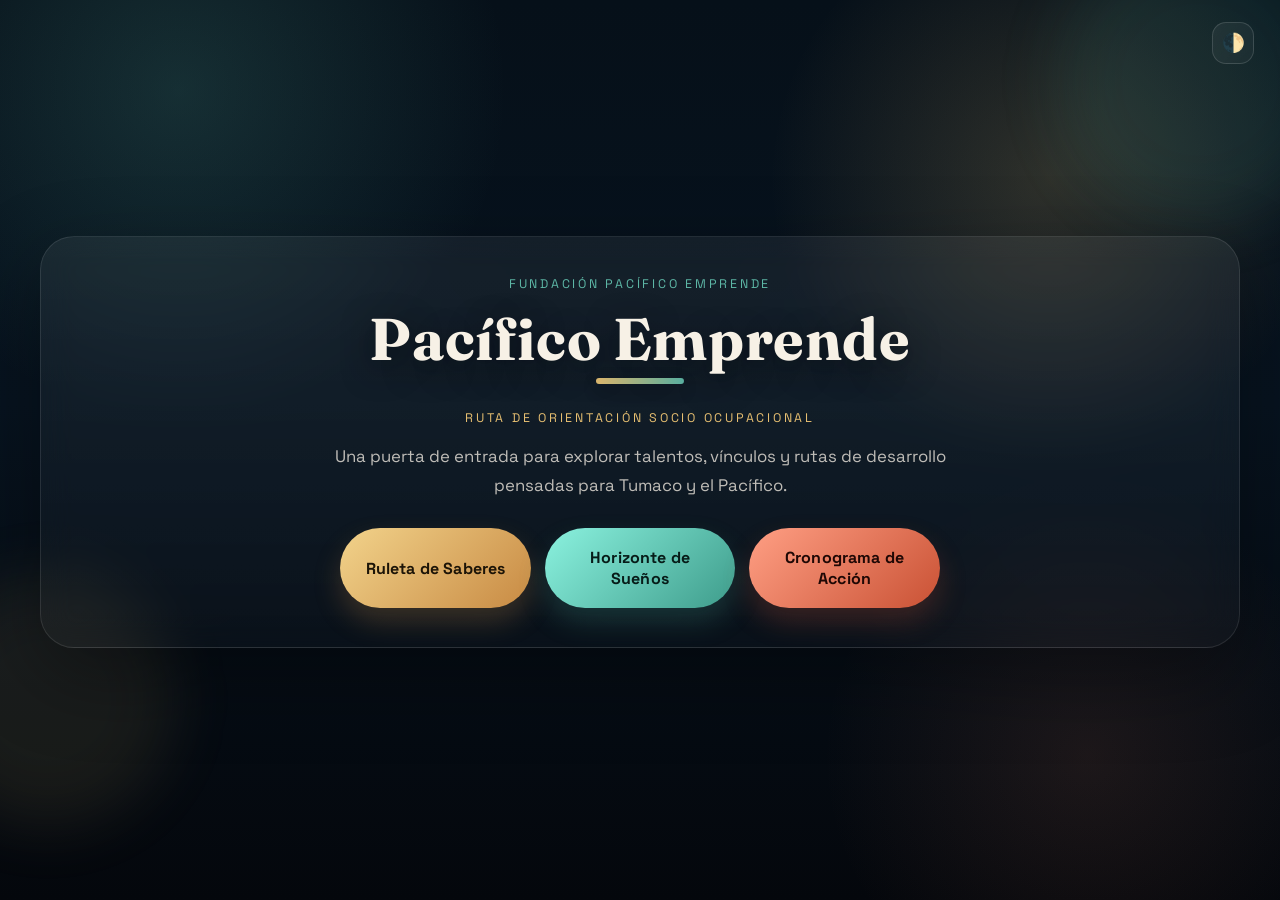
<file: index.html>
<!doctype html>
<html lang="es">

<head>
  <script>
    if (localStorage.getItem('pacifico_theme') === 'light') {
      document.documentElement.classList.add('light-theme');
    }
  </script>
  <meta charset="UTF-8" />
  <meta name="viewport" content="width=device-width, initial-scale=1.0" />
  <title>Ruleta de Saberes y Oportunidades</title>
  <meta name="description"
    content="Landing de acceso a la ruleta de Saberes y Oportunidades de Fundación Pacífico Emprende." />
  <link rel="preconnect" href="https://fonts.googleapis.com" />
  <link rel="preconnect" href="https://fonts.gstatic.com" crossorigin />
  <link
    href="https://fonts.googleapis.com/css2?family=Fraunces:opsz,wght@9..144,600;9..144,700&family=Space+Grotesk:wght@400;500;700&display=swap"
    rel="stylesheet" />
  <link rel="stylesheet" href="global.css" />
  <link rel="stylesheet" href="styles.css" />
</head>

<body>
  <div class="ambient ambient-one"></div>
  <div class="ambient ambient-two"></div>
  
  <!-- Botón Global de Cambio de Tema -->
  <button type="button" id="themeToggleButton" class="theme-toggle-btn top-right" aria-label="Cambiar tema (Claro / Oscuro)">
    <span class="toggle-icon" aria-hidden="true">🌓</span>
  </button>

  <main class="global-shell landing-shell">
    <section class="brand-panel surface">
      <p class="eyebrow">Fundación Pacífico Emprende</p>
      <h1>Pacífico Emprende</h1>
      <p class="route-label">Ruta de orientación socio ocupacional</p>
      <p class="lead">
        Una puerta de entrada para explorar talentos, vínculos y rutas de
        desarrollo pensadas para Tumaco y el Pacífico.
      </p>

      <div class="hero-actions" aria-label="Módulos disponibles">
        <a class="launch-button btn-ruleta" href="Ruleta/index.html">Ruleta de Saberes</a>
        <a class="launch-button btn-horizonte" href="Horizonte/index.html">Horizonte de Sueños</a>
        <a class="launch-button btn-cronograma" href="Cronograma/index.html">Cronograma de Acción</a>
      </div>
    </section>
  </main>

  <script>
    // Inicializar tema desde LocalStorage (sincronizar con documentElement por si acaso)
    const savedTheme = localStorage.getItem('pacifico_theme');
    if (savedTheme === 'light') {
      document.documentElement.classList.add('light-theme');
    }
    
    // Manejar evento de toggle
    const toggleBtn = document.getElementById('themeToggleButton');
    if (toggleBtn) {
      toggleBtn.addEventListener('click', () => {
        document.documentElement.classList.toggle('light-theme');
        const isLight = document.documentElement.classList.contains('light-theme');
        localStorage.setItem('pacifico_theme', isLight ? 'light' : 'dark');
      });
    }
  </script>
</body>

</html>
</file>
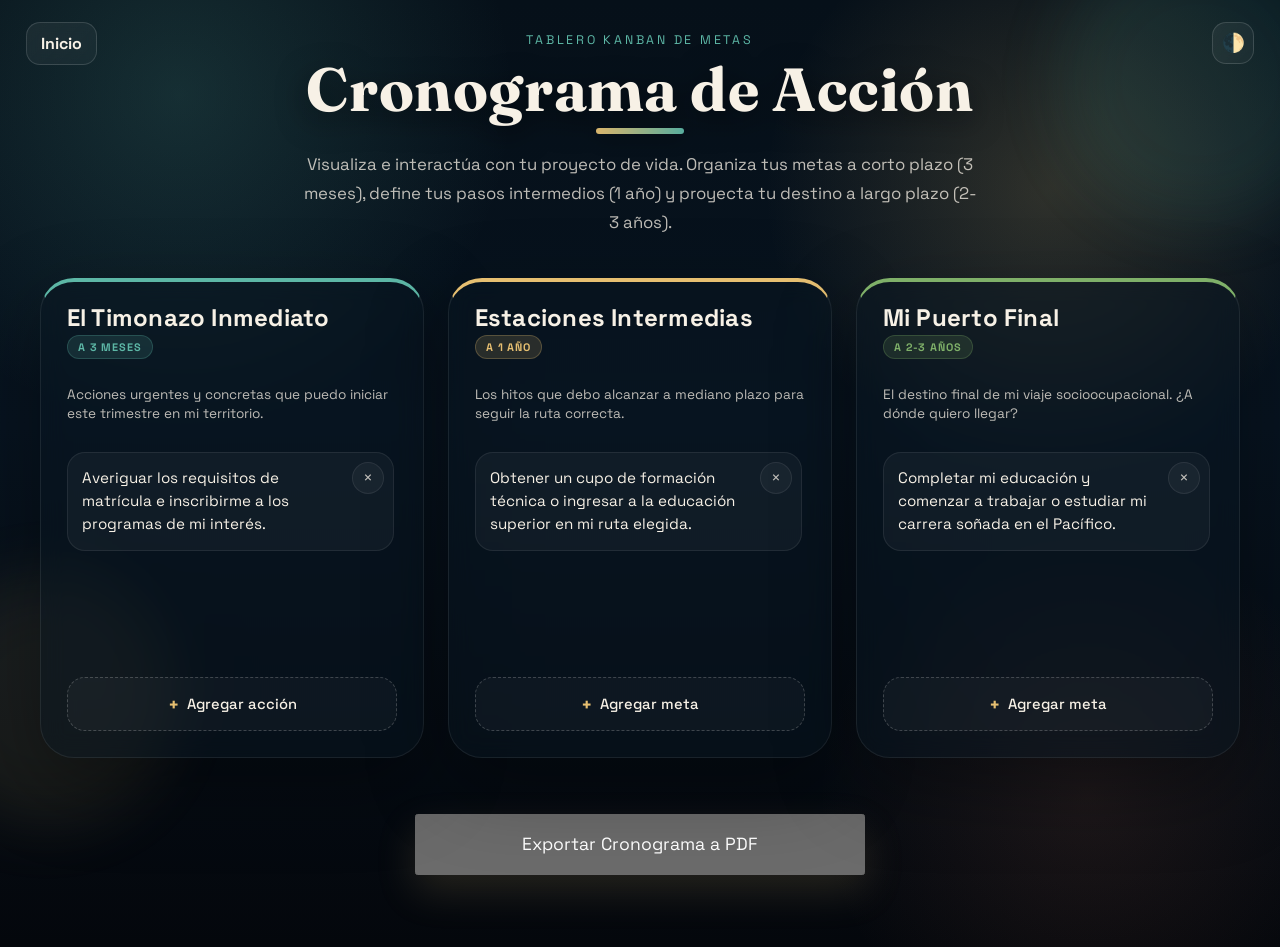
<file: Cronograma/index.html>
<!DOCTYPE html>
<html lang="es">
<head>
  <script>
    if (localStorage.getItem('pacifico_theme') === 'light') {
      document.documentElement.classList.add('light-theme');
    }
  </script>
  <meta charset="UTF-8" />
  <meta name="viewport" content="width=device-width, initial-scale=1.0" />
  <meta name="description" content="Tablero Kanban de Metas y Cronograma de Acción - Fundación Pacífico Emprende." />
  <title>Cronograma de Acción - Pacífico Emprende</title>
  <link rel="preconnect" href="https://fonts.googleapis.com" />
  <link rel="preconnect" href="https://fonts.gstatic.com" crossorigin />
  <link href="https://fonts.googleapis.com/css2?family=Fraunces:opsz,wght@9..144,600;9..144,700&family=Space+Grotesk:wght@400;500;700&display=swap" rel="stylesheet" />
  <link rel="stylesheet" href="../global.css" />
  <link rel="stylesheet" href="styles.css" />
</head>
<body>
  <div class="ambient ambient-one" aria-hidden="true"></div>
  <div class="ambient ambient-two" aria-hidden="true"></div>

  <!-- Botón Global de Cambio de Tema -->
  <button type="button" id="themeToggleButton" class="theme-toggle-btn top-right" aria-label="Cambiar tema (Claro / Oscuro)">
    <span class="toggle-icon" aria-hidden="true">🌓</span>
  </button>

  <main class="app-shell">
    <!-- Encabezado exclusivo para impresión en PDF -->
    <div class="print-header print-only" aria-hidden="true">
      <div class="print-brand-section">
        <span class="print-brand-eyebrow">Fundación Pacífico Emprende</span>
        <h1 class="print-brand-title">Cronograma de Acción</h1>
        <p class="print-brand-subtitle">Ruta de Orientación Socioocupacional</p>
      </div>
      <div class="print-student-meta">
        <div class="print-meta-field">
          <span class="print-meta-label">Estudiante:</span>
          <span class="print-meta-line">____________________________________________________</span>
        </div>
        <div class="print-meta-field">
          <span class="print-meta-label">Fecha:</span>
          <span class="print-meta-line">________________________</span>
        </div>
      </div>
    </div>

    <a class="back-button top-left" href="../index.html" aria-label="Volver al menú de inicio">Inicio</a>

    <section class="hero">
      <div class="hero-copy">
        <p class="eyebrow">Tablero Kanban de Metas</p>
        <h1>Cronograma de Acción</h1>
        <p class="lead">
          Visualiza e interactúa con tu proyecto de vida. Organiza tus metas a corto plazo (3 meses), define tus pasos intermedios (1 año) y proyecta tu destino a largo plazo (2-3 años).
        </p>
      </div>
    </section>

    <!-- Tablero Kanban de Metas -->
    <div class="kanban-board" role="region" aria-label="Tablero Kanban de Planificación">
      
      <!-- Columna 1: El Timonazo Inmediato (Corto Plazo - 3 Meses) -->
      <section class="kanban-column" data-col="timonazo_inmediato" aria-labelledby="col-title-1">
        <div class="column-header">
          <h2 id="col-title-1">El Timonazo Inmediato</h2>
          <span class="time-badge badge-short">A 3 MESES</span>
        </div>
        <div class="column-desc">Acciones urgentes y concretas que puedo iniciar este trimestre en mi territorio.</div>
        
        <div class="column-tasks" id="tasks-timonazo-inmediato" role="list" aria-label="Acciones de El Timonazo Inmediato (A 3 meses)">
          <!-- Las tarjetas dinámicas se inyectarán aquí -->
        </div>
        
        <button type="button" class="add-task-btn" data-column="timonazo_inmediato" aria-label="Agregar nueva acción a corto plazo">
          <span class="btn-icon" aria-hidden="true">+</span> Agregar acción
        </button>
      </section>

      <!-- Columna 2: Estaciones Intermedias (Mediano Plazo - 1 Año) -->
      <section class="kanban-column" data-col="estaciones_intermedias" aria-labelledby="col-title-2">
        <div class="column-header">
          <h2 id="col-title-2">Estaciones Intermedias</h2>
          <span class="time-badge badge-medium">A 1 AÑO</span>
        </div>
        <div class="column-desc">Los hitos que debo alcanzar a mediano plazo para seguir la ruta correcta.</div>
        
        <div class="column-tasks" id="tasks-estaciones-intermedias" role="list" aria-label="Metas de Estaciones Intermedias (A 1 año)">
          <!-- Las tarjetas dinámicas se inyectarán aquí -->
        </div>
        
        <button type="button" class="add-task-btn" data-column="estaciones_intermedias" aria-label="Agregar nueva meta a mediano plazo">
          <span class="btn-icon" aria-hidden="true">+</span> Agregar meta
        </button>
      </section>

      <!-- Columna 3: Mi Puerto Final (Largo Plazo - 2-3 Años) -->
      <section class="kanban-column" data-col="puerto_final" aria-labelledby="col-title-3">
        <div class="column-header">
          <h2 id="col-title-3">Mi Puerto Final</h2>
          <span class="time-badge badge-long">A 2-3 AÑOS</span>
        </div>
        <div class="column-desc">El destino final de mi viaje socioocupacional. ¿A dónde quiero llegar?</div>
        
        <div class="column-tasks" id="tasks-puerto-final" role="list" aria-label="Metas de Mi Puerto Final (A 2-3 años)">
          <!-- Las tarjetas dinámicas se inyectarán aquí -->
        </div>
        
        <button type="button" class="add-task-btn" data-column="puerto_final" aria-label="Agregar nueva meta a largo plazo">
          <span class="btn-icon" aria-hidden="true">+</span> Agregar meta
        </button>
      </section>

    </div>

    <!-- Pie de página exclusivo para impresión en PDF -->
    <footer class="print-footer print-only" aria-hidden="true">
      <div class="print-decorative-line"></div>
      <p class="print-motto">"Mi timón, mi rumbo, mi futuro."</p>
      <div class="print-signature-row">
        <div class="print-signature-box">
          <div class="print-signature-line"></div>
          <span class="print-signature-label">Firma del Estudiante</span>
        </div>
        <div class="print-signature-box">
          <div class="print-signature-line"></div>
          <span class="print-signature-label">Firma del Tutor / Orientador</span>
        </div>
      </div>
    </footer>

    <!-- Acciones Globales -->
    <div class="form-actions">
      <button type="button" id="exportKanbanButton" class="spin-button" aria-label="Exportar este cronograma a formato PDF">
        Exportar Cronograma a PDF
      </button>
    </div>
  </main>

  <script src="app.js"></script>
</body>
</html>
</file>
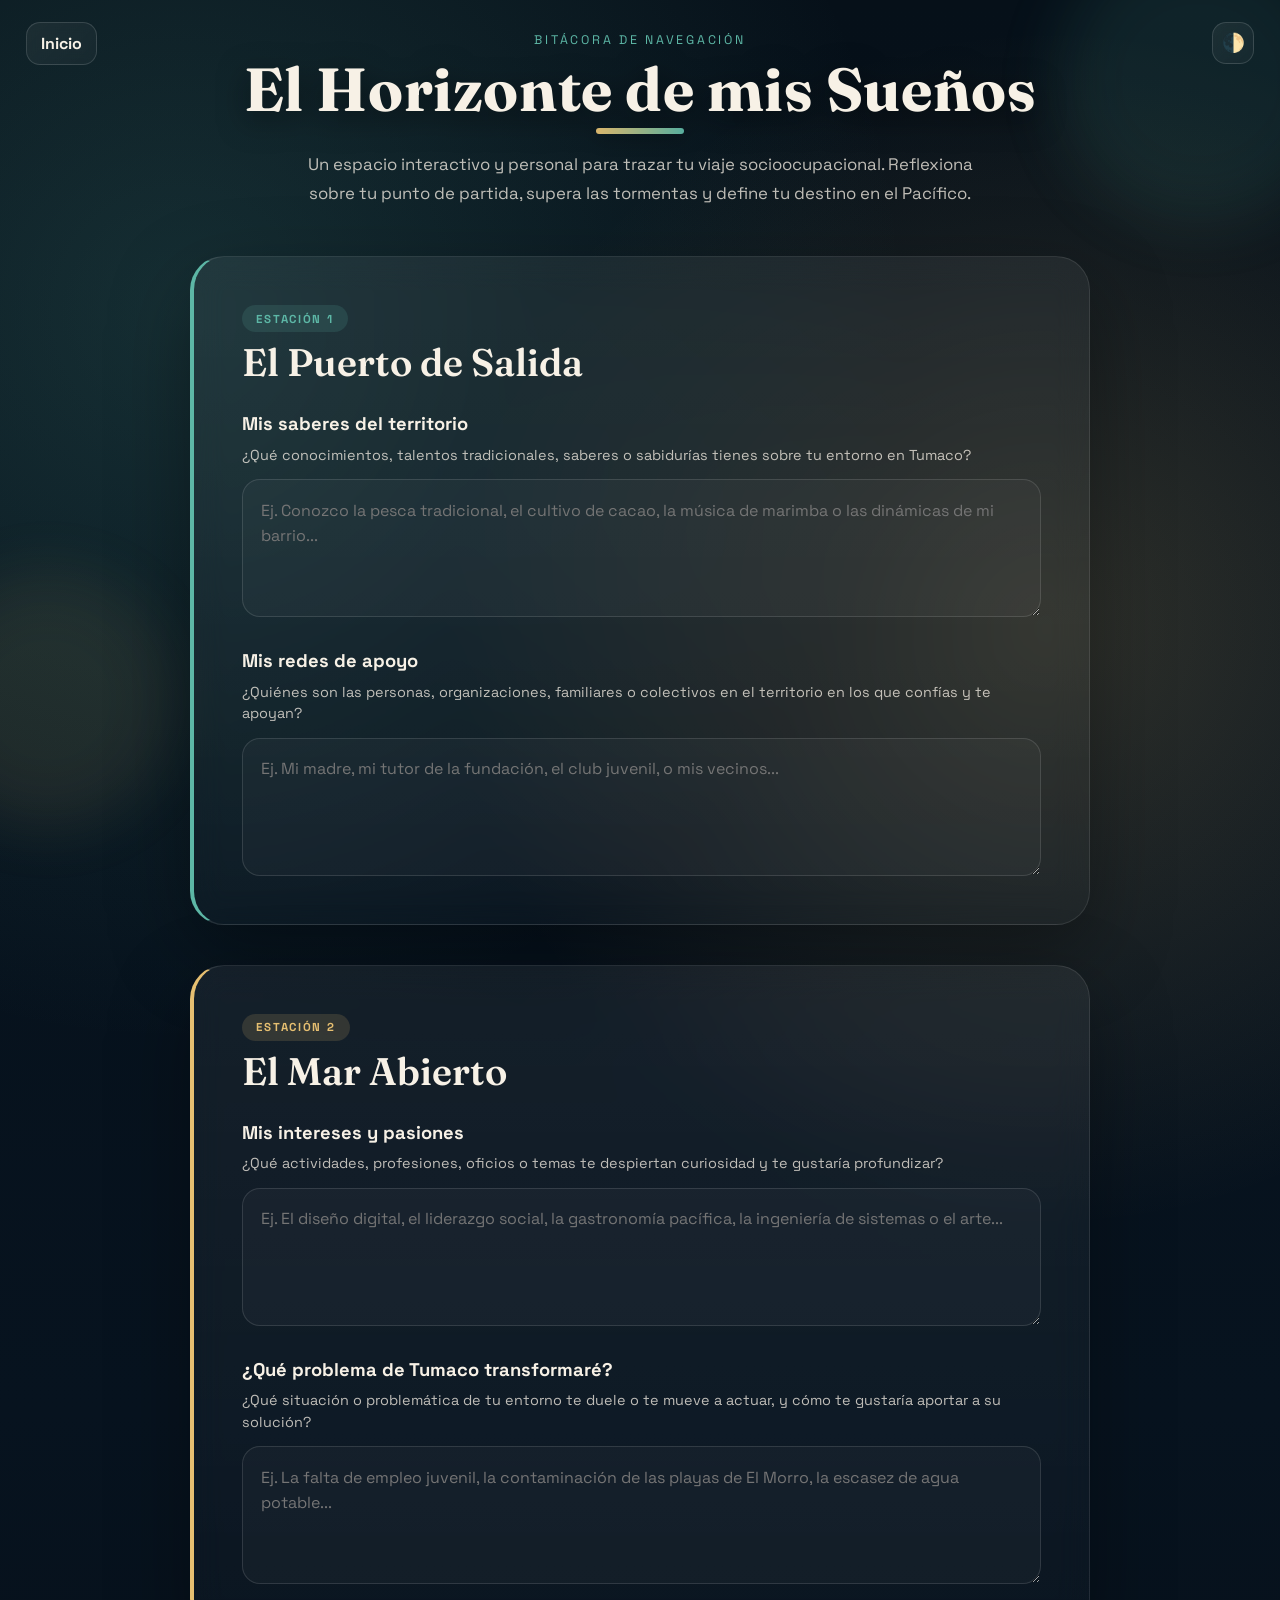
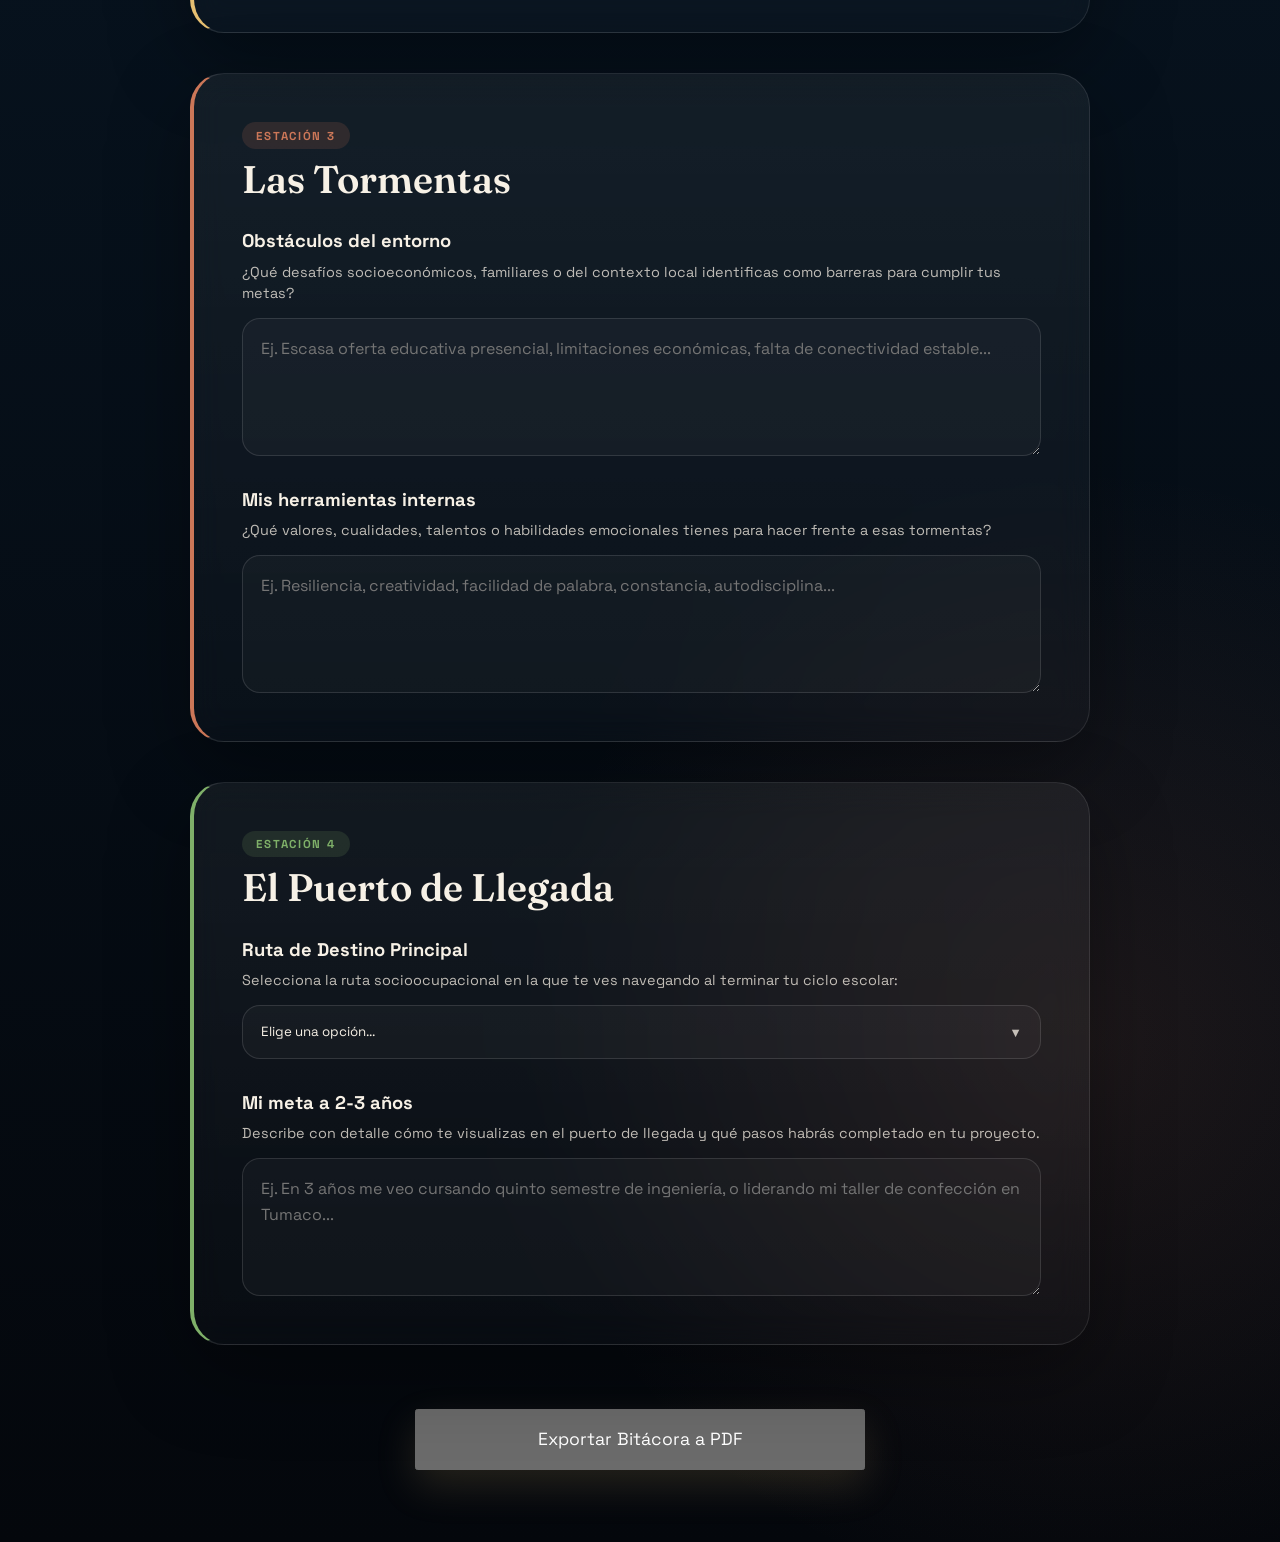
<file: Horizonte/index.html>
<!DOCTYPE html>
<html lang="es">
<head>
  <script>
    if (localStorage.getItem('pacifico_theme') === 'light') {
      document.documentElement.classList.add('light-theme');
    }
  </script>
  <meta charset="UTF-8" />
  <meta name="viewport" content="width=device-width, initial-scale=1.0" />
  <meta name="description" content="Bitácora de orientación socioocupacional - El Horizonte de mis Sueños de Fundación Pacífico Emprende." />
  <title>El Horizonte de mis Sueños - Pacífico Emprende</title>
  <link rel="preconnect" href="https://fonts.googleapis.com" />
  <link rel="preconnect" href="https://fonts.gstatic.com" crossorigin />
  <link href="https://fonts.googleapis.com/css2?family=Fraunces:opsz,wght@9..144,600;9..144,700&family=Space+Grotesk:wght@400;500;700&display=swap" rel="stylesheet" />
  <link rel="stylesheet" href="../global.css" />
  <link rel="stylesheet" href="styles.css" />
</head>
<body>
  <div class="ambient ambient-one" aria-hidden="true"></div>
  <div class="ambient ambient-two" aria-hidden="true"></div>

  <!-- Botón Global de Cambio de Tema -->
  <button type="button" id="themeToggleButton" class="theme-toggle-btn top-right" aria-label="Cambiar tema (Claro / Oscuro)">
    <span class="toggle-icon" aria-hidden="true">🌓</span>
  </button>

  <main class="app-shell">
    <!-- Encabezado exclusivo para impresión en PDF -->
    <div class="print-header print-only" aria-hidden="true">
      <div class="print-brand-section">
        <span class="print-brand-eyebrow">Fundación Pacífico Emprende</span>
        <h1 class="print-brand-title">Bitácora de Navegación</h1>
        <p class="print-brand-subtitle">Ruta de Orientación Socioocupacional</p>
      </div>
      <div class="print-student-meta">
        <div class="print-meta-field">
          <span class="print-meta-label">Estudiante:</span>
          <span class="print-meta-line">____________________________________________________</span>
        </div>
        <div class="print-meta-field">
          <span class="print-meta-label">Fecha:</span>
          <span class="print-meta-line">________________________</span>
        </div>
      </div>
    </div>

    <a class="back-button top-left" href="../index.html" aria-label="Volver al menú de inicio">Inicio</a>

    <section class="hero">
      <div class="hero-copy">
        <p class="eyebrow">Bitácora de Navegación</p>
        <h1>El Horizonte de mis Sueños</h1>
        <p class="lead">
          Un espacio interactivo y personal para trazar tu viaje socioocupacional. Reflexiona sobre tu punto de partida, supera las tormentas y define tu destino en el Pacífico.
        </p>
      </div>
    </section>

    <form id="horizonteForm" class="form-container" novalidate>
      <!-- Estación 1 -->
      <section class="card station-card" data-station="1" aria-labelledby="title-station-1">
        <div class="station-header">
          <div class="station-badge">Estación 1</div>
          <h2 id="title-station-1">El Puerto de Salida</h2>
        </div>
        
        <div class="form-group">
          <label for="saberes_territorio">Mis saberes del territorio</label>
          <span class="input-desc">¿Qué conocimientos, talentos tradicionales, saberes o sabidurías tienes sobre tu entorno en Tumaco?</span>
          <textarea 
            id="saberes_territorio" 
            name="saberes_territorio" 
            placeholder="Ej. Conozco la pesca tradicional, el cultivo de cacao, la música de marimba o las dinámicas de mi barrio..."
            rows="4"
          ></textarea>
        </div>

        <div class="form-group">
          <label for="redes_apoyo">Mis redes de apoyo</label>
          <span class="input-desc">¿Quiénes son las personas, organizaciones, familiares o colectivos en el territorio en los que confías y te apoyan?</span>
          <textarea 
            id="redes_apoyo" 
            name="redes_apoyo" 
            placeholder="Ej. Mi madre, mi tutor de la fundación, el club juvenil, o mis vecinos..."
            rows="4"
          ></textarea>
        </div>
      </section>

      <!-- Estación 2 -->
      <section class="card station-card" data-station="2" aria-labelledby="title-station-2">
        <div class="station-header">
          <div class="station-badge">Estación 2</div>
          <h2 id="title-station-2">El Mar Abierto</h2>
        </div>

        <div class="form-group">
          <label for="intereses">Mis intereses y pasiones</label>
          <span class="input-desc">¿Qué actividades, profesiones, oficios o temas te despiertan curiosidad y te gustaría profundizar?</span>
          <textarea 
            id="intereses" 
            name="intereses" 
            placeholder="Ej. El diseño digital, el liderazgo social, la gastronomía pacífica, la ingeniería de sistemas o el arte..."
            rows="4"
          ></textarea>
        </div>

        <div class="form-group">
          <label for="problema_tumaco">¿Qué problema de Tumaco transformaré?</label>
          <span class="input-desc">¿Qué situación o problemática de tu entorno te duele o te mueve a actuar, y cómo te gustaría aportar a su solución?</span>
          <textarea 
            id="problema_tumaco" 
            name="problema_tumaco" 
            placeholder="Ej. La falta de empleo juvenil, la contaminación de las playas de El Morro, la escasez de agua potable..."
            rows="4"
          ></textarea>
        </div>
      </section>

      <!-- Estación 3 -->
      <section class="card station-card" data-station="3" aria-labelledby="title-station-3">
        <div class="station-header">
          <div class="station-badge">Estación 3</div>
          <h2 id="title-station-3">Las Tormentas</h2>
        </div>

        <div class="form-group">
          <label for="obstaculos_entorno">Obstáculos del entorno</label>
          <span class="input-desc">¿Qué desafíos socioeconómicos, familiares o del contexto local identificas como barreras para cumplir tus metas?</span>
          <textarea 
            id="obstaculos_entorno" 
            name="obstaculos_entorno" 
            placeholder="Ej. Escasa oferta educativa presencial, limitaciones económicas, falta de conectividad estable..."
            rows="4"
          ></textarea>
        </div>

        <div class="form-group">
          <label for="herramientas_internas">Mis herramientas internas</label>
          <span class="input-desc">¿Qué valores, cualidades, talentos o habilidades emocionales tienes para hacer frente a esas tormentas?</span>
          <textarea 
            id="herramientas_internas" 
            name="herramientas_internas" 
            placeholder="Ej. Resiliencia, creatividad, facilidad de palabra, constancia, autodisciplina..."
            rows="4"
          ></textarea>
        </div>
      </section>

      <!-- Estación 4 -->
      <section class="card station-card" data-station="4" aria-labelledby="title-station-4">
        <div class="station-header">
          <div class="station-badge">Estación 4</div>
          <h2 id="title-station-4">El Puerto de Llegada</h2>
        </div>

        <div class="form-group">
          <label for="ruta_llegada">Ruta de Destino Principal</label>
          <span class="input-desc">Selecciona la ruta socioocupacional en la que te ves navegando al terminar tu ciclo escolar:</span>
          <div class="select-wrapper">
            <select id="ruta_llegada" name="ruta_llegada">
              <option value="" disabled selected>Elige una opción...</option>
              <option value="Educación Superior">Educación Superior (Universitaria)</option>
              <option value="Formación Técnica">Formación Técnica, Tecnológica o para el Trabajo (SENA/otros)</option>
              <option value="Emprendimiento">Emprendimiento y Autoempleo (Negocio propio)</option>
              <option value="Trabajo">Inserción al Mercado Laboral (Empleabilidad directa)</option>
            </select>
          </div>
        </div>

        <div class="form-group">
          <label for="meta_años">Mi meta a 2-3 años</label>
          <span class="input-desc">Describe con detalle cómo te visualizas en el puerto de llegada y qué pasos habrás completado en tu proyecto.</span>
          <textarea 
            id="meta_años" 
            name="meta_años" 
            placeholder="Ej. En 3 años me veo cursando quinto semestre de ingeniería, o liderando mi taller de confección en Tumaco..."
            rows="4"
          ></textarea>
        </div>
      </section>

      <!-- Pie de página exclusivo para impresión en PDF -->
      <footer class="print-footer print-only" aria-hidden="true">
        <div class="print-decorative-line"></div>
        <p class="print-motto">"Navegando con paso firme hacia el futuro del Pacífico"</p>
        <div class="print-signature-row">
          <div class="print-signature-box">
            <div class="print-signature-line"></div>
            <span class="print-signature-label">Firma del Estudiante</span>
          </div>
          <div class="print-signature-box">
            <div class="print-signature-line"></div>
            <span class="print-signature-label">Firma del Tutor / Orientador</span>
          </div>
        </div>
      </footer>

      <!-- Acciones de Formulario -->
      <div class="form-actions">
        <button type="button" id="exportPdfButton" class="spin-button" aria-label="Exportar esta bitácora a formato PDF">
          Exportar Bitácora a PDF
        </button>
      </div>
    </form>
  </main>

  <script src="app.js"></script>
</body>
</html>
</file>
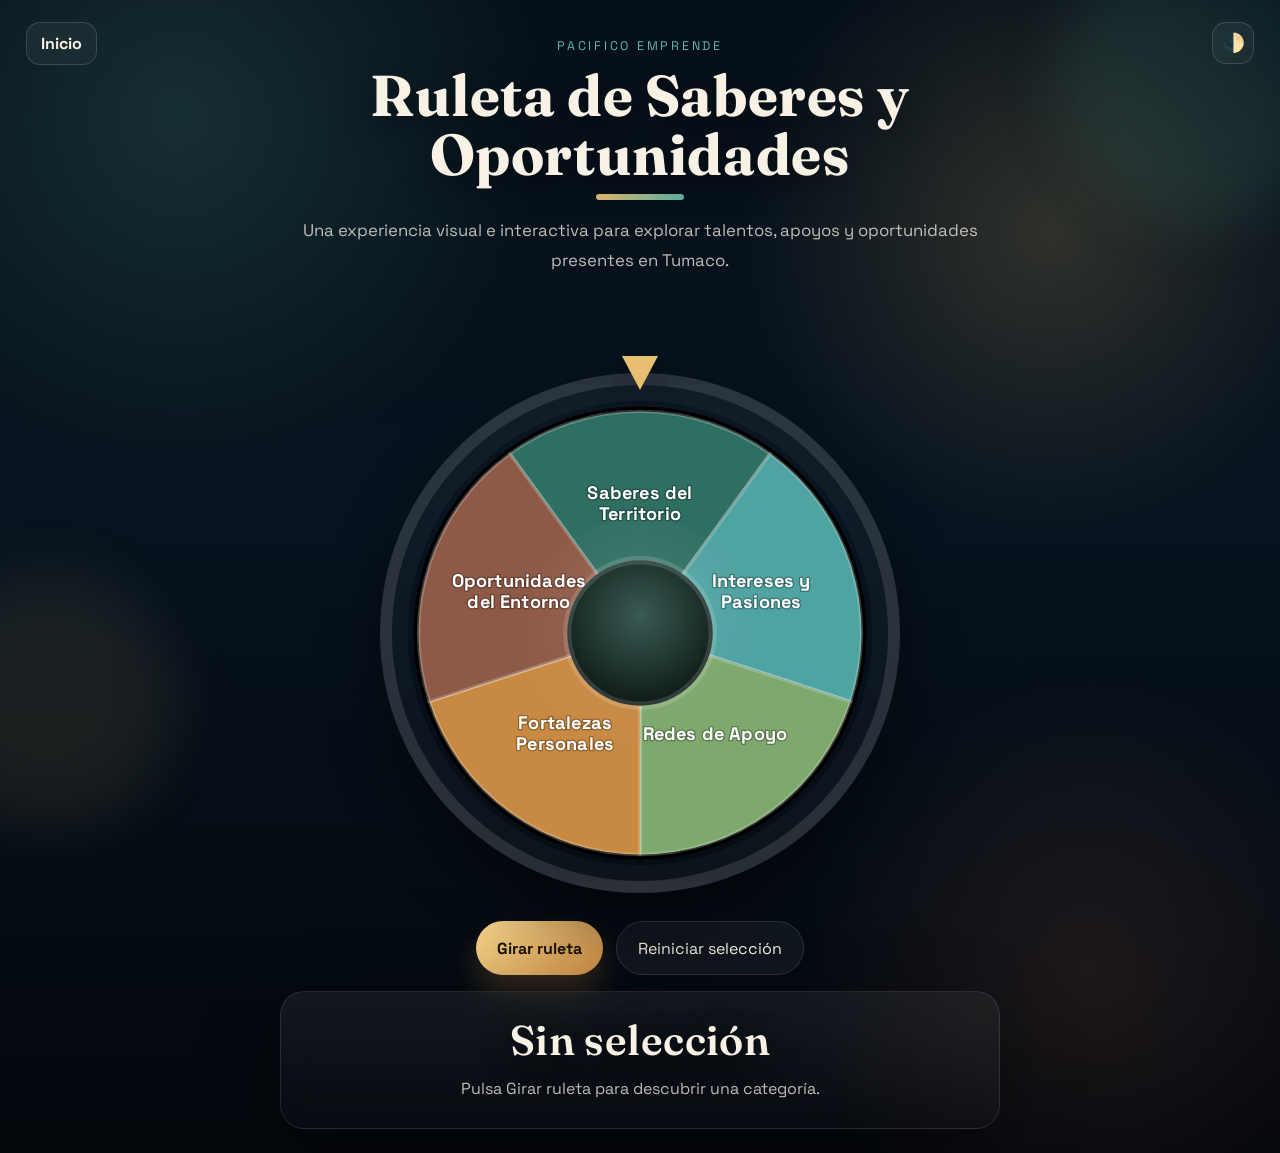
<file: Ruleta/index.html>
<!doctype html>
<html lang="es">
  <head>
    <script>
      if (localStorage.getItem('pacifico_theme') === 'light') {
        document.documentElement.classList.add('light-theme');
      }
    </script>
    <meta charset="UTF-8" />
    <meta name="viewport" content="width=device-width, initial-scale=1.0" />
    <meta name="description" content="Ruleta interactiva de talentos y oportunidades para Tumaco." />
    <title>Ruleta de Saberes y Oportunidades</title>
    <link rel="preconnect" href="https://fonts.googleapis.com" />
    <link rel="preconnect" href="https://fonts.gstatic.com" crossorigin />
    <link href="https://fonts.googleapis.com/css2?family=Fraunces:opsz,wght@9..144,600;9..144,700&family=Space+Grotesk:wght@400;500;700&display=swap" rel="stylesheet" />
    <link rel="stylesheet" href="../global.css" />
    <link rel="stylesheet" href="styles.css" />
  </head>
  <body>
    <div class="ambient ambient-one"></div>
    <div class="ambient ambient-two"></div>

    <!-- Botón Global de Cambio de Tema -->
    <button type="button" id="themeToggleButton" class="theme-toggle-btn top-right" aria-label="Cambiar tema (Claro / Oscuro)">
      <span class="toggle-icon" aria-hidden="true">🌓</span>
    </button>

    <main class="app-shell">
      <section class="hero">
        <div class="hero-copy">
          <p class="eyebrow">Pacifico Emprende</p>
          <h1>Ruleta de Saberes y Oportunidades</h1>
          <p class="lead">
            Una experiencia visual e interactiva para explorar talentos, apoyos y
            oportunidades presentes en Tumaco.
          </p>
        </div>
      </section>

      <section class="wheel-panel">
        <a class="back-button top-left" href="../index.html">Inicio</a>

        <div class="wheel-stage">
          <div class="pointer" aria-hidden="true"></div>
          <div class="wheel" id="wheel" aria-label="Ruleta interactiva"></div>
        </div>

        <div class="controls">
          <button id="spinButton" class="spin-button" type="button">
            Girar ruleta
          </button>
          <button id="shuffleButton" class="ghost-button" type="button">
            Reiniciar selección
          </button>
        </div>

        <div class="card result-card">
          <h2 id="resultTitle">Sin selección</h2>
          <p id="resultDescription" class="result-description">
            Pulsa Girar ruleta para descubrir una categoría.
          </p>
        </div>
      </section>
    </main>

    <script src="app.js"></script>
  </body>
</html>
</file>
<file: global.css>
:root {
  color-scheme: dark;
  --bg: #07131f;
  --bg-soft: #0e231d;
  --panel: rgba(9, 23, 31, 0.78);
  --panel-strong: rgba(10, 30, 24, 0.92);
  --stroke: rgba(255, 255, 255, 0.1);
  --text: #f7f1e6;
  --muted: rgba(247, 241, 230, 0.76);
  --accent: #e6bf71;
  --accent-2: #5db7a6;
  --accent-3: #7fb069;
  --accent-4: #cc7758;
  --shadow: 0 28px 80px rgba(0, 0, 0, 0.34);
  --radius-xl: 34px;
  --radius-lg: 24px;
  --radius-md: 18px;
}

/* ==========================================================================
   Modo Claro - Variables y Sobreescrituras Premium
   ========================================================================== */
.light-theme,
.light-theme body {
  color-scheme: light;
  --bg: #f1f5f9;
  --bg-soft: #e2e8f0;
  --panel: rgba(255, 255, 255, 0.85);
  --panel-strong: rgba(255, 255, 255, 0.96);
  --stroke: rgba(15, 23, 42, 0.08);
  --text: #0f172a;
  --muted: #475569;
  --shadow: 0 24px 60px rgba(15, 23, 42, 0.06);
  background:
    radial-gradient(circle at 14% 10%, rgba(93, 183, 166, 0.12), transparent 28%),
    radial-gradient(circle at 82% 20%, rgba(230, 191, 113, 0.12), transparent 26%),
    radial-gradient(circle at 85% 84%, rgba(204, 119, 88, 0.08), transparent 24%),
    linear-gradient(180deg, #f8fafc 0%, #f1f5f9 50%, #e2e8f0 100%) !important;
}

.light-theme h1,
.light-theme h2,
.light-theme h3,
.light-theme h4 {
  text-shadow: 0 4px 12px rgba(15, 23, 42, 0.05) !important;
}

.light-theme h1::after {
  box-shadow: 0 4px 10px rgba(15, 23, 42, 0.1) !important;
}

.light-theme .card,
.light-theme .surface,
.light-theme .surface-strong {
  background: linear-gradient(180deg, rgba(255, 255, 255, 0.82), rgba(255, 255, 255, 0.55)) !important;
  border: 1px solid rgba(15, 23, 42, 0.06) !important;
}

.light-theme .ambient-one {
  background: rgba(93, 183, 166, 0.12) !important;
}

.light-theme .ambient-two {
  background: rgba(230, 191, 113, 0.1) !important;
}

/* ==========================================================================
   Botón de Cambio de Tema Global
   ========================================================================== */
.theme-toggle-btn.top-right {
  position: fixed;
  top: clamp(0.8rem, 2.2vw, 1.4rem);
  right: clamp(0.8rem, 3vw, 1.6rem);
  margin: 0;
  padding: 0.6rem;
  z-index: 9999;
  width: 42px;
  height: 42px;
  display: inline-flex;
  align-items: center;
  justify-content: center;
  background: linear-gradient(135deg, rgba(255, 255, 255, 0.06), rgba(255, 255, 255, 0.03));
  backdrop-filter: blur(6px);
  border: 1px solid rgba(255, 255, 255, 0.14);
  border-radius: 14px;
  color: var(--text);
  font-size: 1.15rem;
  line-height: 1;
  transition: transform 180ms ease, background 180ms ease, border-color 180ms ease, box-shadow 180ms ease;
  cursor: pointer;
  user-select: none;
}

.theme-toggle-btn:hover,
.theme-toggle-btn:focus-visible {
  transform: translateY(-2px);
  background: rgba(255, 255, 255, 0.1);
  border-color: rgba(255, 255, 255, 0.25);
  box-shadow: 0 8px 24px rgba(0, 0, 0, 0.15);
}

.light-theme .theme-toggle-btn.top-right {
  background: linear-gradient(135deg, rgba(255, 255, 255, 0.9), rgba(255, 255, 255, 0.7)) !important;
  border: 1px solid rgba(15, 23, 42, 0.08) !important;
  color: #0f172a !important;
  box-shadow: 0 4px 12px rgba(15, 23, 42, 0.05) !important;
}

.light-theme .theme-toggle-btn:hover {
  background: rgba(255, 255, 255, 1) !important;
  border-color: rgba(15, 23, 42, 0.15) !important;
}

@media print {
  .theme-toggle-btn {
    display: none !important;
  }
}

* {
  box-sizing: border-box;
}

html {
  scroll-behavior: smooth;
}

body {
  margin: 0;
  min-height: 100vh;
  font-family: "Space Grotesk", sans-serif;
  color: var(--text);
  background:
    radial-gradient(circle at 14% 10%, rgba(93, 183, 166, 0.18), transparent 24%),
    radial-gradient(circle at 82% 20%, rgba(230, 191, 113, 0.18), transparent 22%),
    radial-gradient(circle at 85% 84%, rgba(204, 119, 88, 0.12), transparent 20%),
    linear-gradient(180deg, #061019 0%, var(--bg) 45%, #04070c 100%);
  overflow-x: hidden;
}

body > main {
  min-height: 100svh;
}

a {
  color: inherit;
  text-decoration: none;
}

button,
input,
textarea {
  font: inherit;
}

button {
  cursor: pointer;
}

button:disabled {
  cursor: not-allowed;
}

h1,
h2 {
  font-family: "Fraunces", serif;
  line-height: 0.94;
  margin: 0;
}

/* Centrar y estilizar todos los títulos para una apariencia más atractiva */
h1, h2, h3, h4 {
  text-align: center;
  letter-spacing: 0.01em;
  color: var(--text);
  text-shadow: 0 8px 30px rgba(2, 8, 12, 0.6);
}

/* Decoración específica para `h1`: barra de acento centrada */
h1 {
  position: relative;
  font-weight: 700;
}

h1::after {
  content: "";
  display: block;
  width: clamp(3rem, 12vw, 5.5rem);
  height: clamp(3px, 0.6vw, 6px);
  background: linear-gradient(90deg, var(--accent), var(--accent-2));
  margin: 0.6rem auto 0;
  border-radius: 99px;
  opacity: 0.95;
  box-shadow: 0 6px 18px rgba(0, 0, 0, 0.35);
}

h2 {
  font-weight: 600;
  margin-top: 0.25rem;
}

.eyebrow,
.card-label,
.route-label {
  margin: 0 auto 0.8rem;
  text-transform: uppercase;
  letter-spacing: 0.22em;
  font-size: 0.78rem;
  color: var(--accent-2);
  text-align: center;
}

.lead {
  margin: 1rem auto 0;
  max-width: clamp(40ch, 92%, 62ch);
  color: var(--muted);
  font-size: clamp(0.9rem, 2.2vw, 1.05rem);
  line-height: 1.75;
  text-align: center;
}

.ambient {
  position: fixed;
  inset: auto;
  border-radius: 999px;
  filter: blur(32px);
  opacity: 0.58;
  pointer-events: none;
  z-index: 0;
}

.ambient-one {
  width: 18rem;
  height: 18rem;
  top: -4rem;
  right: -4rem;
  background: rgba(93, 183, 166, 0.2);
}

.ambient-two {
  width: 16rem;
  height: 16rem;
  left: -5rem;
  bottom: 8%;
  background: rgba(230, 191, 113, 0.16);
}

.card,
.surface {
  border: 1px solid var(--stroke);
  background: linear-gradient(180deg, rgba(255, 255, 255, 0.06), rgba(255, 255, 255, 0.02));
  backdrop-filter: blur(16px);
  box-shadow: var(--shadow);
}

.surface-strong {
  background: linear-gradient(180deg, rgba(255, 255, 255, 0.06), rgba(255, 255, 255, 0.02));
}

.global-shell {
  position: relative;
  z-index: 1;
  width: min(1200px, calc(100% - 2rem));
  margin: 0 auto;
  padding: 2rem 0 3rem;
  min-height: 100svh;
  display: grid;
  align-items: center;
}

@media (max-width: 920px) {
  .global-shell {
    width: min(100% - 1rem, 1200px);
    padding-top: 1rem;
  }
}

@media (max-width: 700px) {
  .global-shell {
    width: calc(100% - 1rem);
    padding: 1.5rem 0;
  }
}

@media (max-width: 420px) {
  .global-shell {
    width: calc(100% - 1rem);
    padding: 1rem 0 2rem;
  }
}
</file>
<file: styles.css>
.landing-shell {
  position: relative;
  z-index: 1;
  display: grid;
  grid-template-columns: 1fr;
  justify-items: center;
  align-items: center;
}

.brand-panel {
  width: clamp(100%, calc(100% - 2rem), 900px);
  border-radius: var(--radius-xl);
  padding: clamp(1.5rem, 3vw, 3rem);
  display: grid;
  align-content: center;
  justify-items: center;
  text-align: center;
  margin: 0 auto;
}

h1 {
  font-size: clamp(2.2rem, 4.6vw, 5rem);
  max-width: min(50ch, 92%);
  line-height: 1.02;
  margin: 0.25rem auto 0.6rem;
  text-align: center;
}

@media (max-width: 820px) {
  h1 {
    font-size: clamp(1.8rem, 5.8vw, 3.2rem);
    max-width: min(44ch, 94%);
  }
}

@media (max-width: 640px) {
  h1 {
    font-size: clamp(1.4rem, 7.2vw, 2.2rem);
    max-width: min(38ch, 92%);
  }
}

@media (max-width: 420px) {
  h1 {
    font-size: clamp(1.1rem, 8vw, 1.8rem);
    max-width: 26ch;
    line-height: 1.08;
  }
}

.route-label {
  margin: 1rem auto 0;
  color: var(--accent);
  text-align: center;
}

.hero-actions {
  display: grid;
  grid-template-columns: repeat(3, minmax(0, 1fr));
  gap: 0.85rem;
  margin-top: 1.7rem;
  width: 100%;
  max-width: 600px;
}

.launch-button {
  min-height: clamp(2.8rem, 4vw, 3.4rem);
  border: 0;
  border-radius: 999px;
  padding: clamp(0.8rem, 1.5vw, 1.2rem) clamp(0.95rem, 2vw, 1.2rem);
  display: inline-flex;
  align-items: center;
  justify-content: center;
  font-weight: 700;
  letter-spacing: 0.01em;
  font-size: clamp(0.85rem, 1.8vw, 1rem);
  transition:
    transform 180ms ease,
    background 180ms ease,
    box-shadow 180ms ease,
    opacity 180ms ease;
}

.launch-button:hover,
.launch-button:focus-visible {
  transform: translateY(-2px);
}

.launch-button.btn-ruleta {
  background: linear-gradient(135deg, #f2d38b, #c88a43);
  color: #1c1407;
  box-shadow: 0 14px 28px rgba(200, 138, 67, 0.24);
}

.launch-button.btn-horizonte {
  background: linear-gradient(135deg, #8bf2df, #3e9c8b);
  color: #071c18;
  box-shadow: 0 14px 28px rgba(62, 156, 139, 0.24);
}

.launch-button.btn-cronograma {
  background: linear-gradient(135deg, #ff9f84, #c95134);
  color: #1f0805;
  box-shadow: 0 14px 28px rgba(201, 81, 52, 0.24);
}

.launch-button:disabled {
  opacity: 0.48;
  transform: none;
  box-shadow: none;
}

/* Tablet adjustments */
@media (max-width: 820px) {
  .brand-panel {
    padding: clamp(1.2rem, 2.5vw, 2.4rem);
  }

  .hero-actions {
    grid-template-columns: repeat(2, 1fr);
    gap: clamp(0.6rem, 1.5vw, 1rem);
    max-width: 500px;
  }
}

/* Medium screens */
@media (max-width: 700px) {
  .brand-panel {
    width: calc(100% - 2rem);
    border-radius: 24px;
  }

  .hero-actions {
    grid-template-columns: 1fr;
    gap: 0.8rem;
  }
}

/* Mobile */
@media (max-width: 420px) {
  .brand-panel {
    width: calc(100% - 1.5rem);
    padding: clamp(1rem, 2.2vw, 1.5rem);
    border-radius: 20px;
  }

  .launch-button {
    min-height: clamp(2.6rem, 10vw, 3rem);
    padding: 0.75rem 1rem;
    font-size: 0.8rem;
  }

  .hero-actions {
    margin-top: 1.4rem;
    gap: 0.7rem;
    max-width: 100%;
  }
}
</file>
<file: Cronograma/styles.css>
@import "../global.css";

/* ==========================================================================
   Botón de Regreso (Inicio) - Consistencia con Ruleta
   ========================================================================== */
.back-button {
  display: inline-flex;
  align-items: center;
  justify-content: center;
  margin: 0 auto 0.85rem;
  padding: 0.72rem 1rem;
  border-radius: 999px;
  border: 1px solid rgba(255, 255, 255, 0.14);
  background: rgba(255, 255, 255, 0.06);
  color: var(--text);
  font-weight: 700;
  text-decoration: none;
  transition: transform 180ms ease, background 180ms ease;
}

.back-button.top-left {
  position: fixed;
  top: clamp(0.8rem, 2.2vw, 1.4rem);
  left: clamp(0.8rem, 3vw, 1.6rem);
  margin: 0;
  padding: 0.6rem 0.9rem;
  z-index: 9999;
  width: auto;
  background: linear-gradient(135deg, rgba(255, 255, 255, 0.06), rgba(255, 255, 255, 0.03));
  backdrop-filter: blur(6px);
  border-radius: 14px;
}

.back-button:hover,
.back-button:focus-visible {
  transform: translateY(-2px);
  background: rgba(255, 255, 255, 0.1);
  color: var(--text);
}

/* ==========================================================================
   Shell and Board Structure
   ========================================================================== */
.app-shell {
  width: min(1200px, calc(100% - 2rem));
  margin: 0 auto;
  padding: 2rem 0 4rem;
  display: flex;
  flex-direction: column;
  gap: 2rem;
}

.hero {
  text-align: center;
  margin-bottom: 0.5rem;
}

.hero-copy h1 {
  font-size: clamp(2rem, 5vw, 3.8rem);
  margin-top: 0.25rem;
}

/* Kanban Grid */
.kanban-board {
  display: grid;
  grid-template-columns: repeat(3, 1fr);
  gap: 1.5rem;
  align-items: start;
  width: 100%;
}

/* ==========================================================================
   Kanban Column Styles
   ========================================================================== */
.kanban-column {
  background: rgba(10, 24, 35, 0.45);
  border: 1px solid rgba(255, 255, 255, 0.08);
  border-radius: var(--radius-xl);
  padding: clamp(1.2rem, 2vw, 1.8rem);
  backdrop-filter: blur(12px);
  box-shadow: var(--shadow);
  display: flex;
  flex-direction: column;
  gap: 1rem;
  min-height: 480px;
  position: relative;
  transition: border-color 250ms ease, box-shadow 250ms ease;
}

.kanban-column:hover {
  border-color: rgba(255, 255, 255, 0.12);
  box-shadow: 0 32px 80px rgba(0, 0, 0, 0.4);
}

/* Columna Acentos Visuales */
.kanban-column[data-col="puerto_final"] {
  border-top: 4px solid var(--accent-3); /* Selva / A 3 años */
}
.kanban-column[data-col="estaciones_intermedias"] {
  border-top: 4px solid var(--accent); /* Dorado / A 1 año */
}
.kanban-column[data-col="timonazo_inmediato"] {
  border-top: 4px solid var(--accent-2); /* Turquesa / Este mes */
}

.column-header {
  display: flex;
  flex-direction: column;
  align-items: flex-start;
  gap: 0.35rem;
  margin-bottom: 0.5rem;
}

.column-header h2 {
  text-align: left;
  font-size: clamp(1.2rem, 2vw, 1.5rem);
  font-family: "Space Grotesk", sans-serif;
  font-weight: 700;
  margin: 0;
  text-shadow: none;
}

.column-desc {
  font-size: 0.85rem;
  color: var(--muted);
  line-height: 1.4;
  margin-top: 0.1rem;
  margin-bottom: 0.8rem;
}

/* Badges de Tiempo */
.time-badge {
  font-size: 0.68rem;
  padding: 0.25rem 0.65rem;
  border-radius: 99px;
  font-weight: 700;
  letter-spacing: 0.08em;
}

.badge-long {
  background: rgba(127, 176, 105, 0.15);
  color: var(--accent-3);
  border: 1px solid rgba(127, 176, 105, 0.25);
}

.badge-medium {
  background: rgba(230, 191, 113, 0.15);
  color: var(--accent);
  border: 1px solid rgba(230, 191, 113, 0.25);
}

.badge-short {
  background: rgba(93, 183, 166, 0.15);
  color: var(--accent-2);
  border: 1px solid rgba(93, 183, 166, 0.25);
}

/* Contenedor de Tarjetas */
.column-tasks {
  display: flex;
  flex-direction: column;
  gap: 0.95rem;
  flex-grow: 1;
  min-height: 150px;
  overflow-y: auto;
  padding-right: 0.2rem;
}

/* ==========================================================================
   Kanban Task Cards
   ========================================================================== */
.kanban-card {
  background: rgba(255, 255, 255, 0.04);
  border: 1px solid rgba(255, 255, 255, 0.08);
  border-radius: var(--radius-md);
  padding: 0.9rem;
  position: relative;
  display: flex;
  align-items: flex-start;
  gap: 0.8rem;
  transition: transform 200ms ease, border-color 200ms ease, background-color 200ms ease, box-shadow 200ms ease;
  animation: scaleIn 250ms cubic-bezier(0.12, 0.8, 0.13, 1.05);
}

@keyframes scaleIn {
  0% {
    opacity: 0;
    transform: scale(0.92) translateY(6px);
  }
  100% {
    opacity: 1;
    transform: scale(1) translateY(0);
  }
}

.kanban-card:hover,
.kanban-card:focus-within {
  background: rgba(255, 255, 255, 0.07);
  border-color: rgba(255, 255, 255, 0.18);
  box-shadow: 0 10px 24px rgba(0, 0, 0, 0.22);
}

/* Contenedor editable */
.card-editor {
  width: 100%;
  background: transparent;
  border: none;
  color: var(--text);
  font-family: inherit;
  font-size: 0.95rem;
  line-height: 1.5;
  resize: none;
  overflow: hidden;
  padding: 0;
  margin-right: 2.2rem; /* Espacio para el botón Eliminar */
  min-height: 2.8rem;
}

.card-editor:focus {
  outline: none;
}

.card-editor::placeholder {
  color: var(--muted);
  opacity: 0.65;
  font-style: italic;
}

/* Botón Eliminar Táctil y Accesible */
.delete-btn {
  position: absolute;
  top: 0.6rem;
  right: 0.6rem;
  width: 32px;
  height: 32px;
  border-radius: 50%;
  border: 1px solid rgba(255, 255, 255, 0.08);
  background: rgba(255, 255, 255, 0.04);
  color: var(--muted);
  display: flex;
  align-items: center;
  justify-content: center;
  font-size: 1rem;
  line-height: 1;
  transition: all 180ms ease;
  padding: 0;
  user-select: none;
  cursor: pointer;
}

.delete-btn:hover,
.delete-btn:focus-visible {
  background: rgba(204, 119, 88, 0.2);
  border-color: var(--accent-4);
  color: #fff;
  transform: scale(1.08);
}

/* ==========================================================================
   Botón Agregar Tarea
   ========================================================================== */
.add-task-btn {
  background: rgba(255, 255, 255, 0.03);
  border: 1px dashed rgba(255, 255, 255, 0.2);
  border-radius: var(--radius-md);
  color: var(--text);
  font-weight: 500;
  font-size: 0.92rem;
  padding: 0.9rem;
  width: 100%;
  display: inline-flex;
  align-items: center;
  justify-content: center;
  gap: 0.5rem;
  transition: all 200ms ease;
  min-height: 48px;
}

.add-task-btn:hover,
.add-task-btn:focus-visible {
  background: rgba(255, 255, 255, 0.07);
  border: 1px solid rgba(255, 255, 255, 0.3);
  transform: translateY(-1px);
}

.add-task-btn .btn-icon {
  font-size: 1.15rem;
  font-weight: 700;
  color: var(--accent);
}

/* ==========================================================================
   Acciones del Cronograma
   ========================================================================== */
.form-actions {
  display: flex;
  justify-content: center;
  margin-top: 1rem;
  padding: 0.5rem;
}

.spin-button {
  width: 100%;
  max-width: 450px;
  font-size: 1.1rem;
  padding: 1.1rem 2rem;
  text-align: center;
  display: inline-flex;
  justify-content: center;
  align-items: center;
  box-shadow: 0 16px 40px rgba(230, 191, 113, 0.15);
}

/* ==========================================================================
   Responsividad Móvil
   ========================================================================== */
@media (max-width: 960px) {
  .kanban-board {
    grid-template-columns: 1fr; /* Apilado vertical en tablet/móvil */
    gap: 2rem;
  }

  .kanban-column {
    min-height: auto;
    padding: 1.2rem;
  }

  .column-tasks {
    min-height: 100px;
  }
}

@media (max-width: 768px) {
  .app-shell {
    width: min(100% - 1rem, 1200px);
    padding: 1.5rem 0 3rem;
  }

  .spin-button {
    max-width: 100%;
  }
}

@media (max-width: 480px) {
  .kanban-column {
    border-radius: var(--radius-lg);
  }
  
  .kanban-card {
    padding: 0.75rem;
  }

  .delete-btn {
    width: 36px; /* Aumentar tamaño en móvil para diana táctil cómoda */
    height: 36px;
    top: 0.5rem;
    right: 0.5rem;
  }
}

/* ==========================================================================
   Print Adjustments and Premium Stylesheet (@media print)
   ========================================================================== */
.print-only {
  display: none !important;
}

@media print {
  /* Forzar impresión de colores exactos y fondos en navegadores modernos */
  * {
    -webkit-print-color-adjust: exact !important;
    print-color-adjust: exact !important;
  }

  @page {
    size: portrait;
    margin: 1.6cm;
  }

  /* Restablecer colores y fondos */
  html, body, .app-shell {
    background: #ffffff !important;
    color: #0f172a !important;
    font-family: 'Space Grotesk', -apple-system, sans-serif !important;
    width: 100% !important;
    max-width: 100% !important;
    margin: 0 !important;
    padding: 0 !important;
  }

  /* Ocultar elementos decorativos, botones de edición y elementos de UI */
  .ambient,
  .back-button,
  .hero,
  .form-actions,
  .add-task-btn,
  .delete-btn,
  .column-desc {
    display: none !important;
  }

  /* Mostrar plantillas exclusivas de impresión */
  .print-only {
    display: block !important;
  }

  /* ==========================================================================
     Encabezado Corporativo Premium (Consistencia Visual)
     ========================================================================== */
  .print-header {
    border-bottom: 2px solid #0f172a;
    padding-bottom: 0.5cm;
    margin-bottom: 1.2cm;
    page-break-after: avoid;
  }

  .print-brand-section {
    text-align: center;
    margin-bottom: 0.6cm;
  }

  .print-brand-eyebrow {
    font-size: 9pt;
    text-transform: uppercase;
    letter-spacing: 0.2em;
    color: #475569 !important;
    font-weight: 700;
  }

  .print-brand-title {
    font-family: "Fraunces", serif !important;
    font-size: 26pt !important;
    font-weight: 700 !important;
    color: #0f172a !important;
    margin: 0.1cm 0 0.1cm 0 !important;
    text-shadow: none !important;
    text-align: center !important;
  }

  .print-brand-subtitle {
    font-size: 11pt;
    font-weight: 500;
    color: #1e293b !important;
    letter-spacing: 0.05em;
    text-transform: uppercase;
    text-align: center !important;
  }

  .print-student-meta {
    display: flex;
    justify-content: space-between;
    gap: 1.5cm;
    margin-top: 0.8cm;
  }

  .print-meta-field {
    display: flex;
    align-items: flex-end;
    flex-grow: 1;
  }

  .print-meta-label {
    font-size: 10pt;
    font-weight: 700;
    color: #0f172a;
    margin-right: 0.25cm;
    white-space: nowrap;
  }

  .print-meta-line {
    border-bottom: 1px dashed #64748b;
    flex-grow: 1;
    height: 1.1em;
  }

  /* ==========================================================================
     Tablero Kanban Re-estructurado Verticalmente para Impresión
     ========================================================================== */
  .kanban-board {
    display: block !important;
    width: 100% !important;
  }

  .kanban-column {
    background: #f8fafc !important;
    border: 1px solid #cbd5e1 !important;
    border-radius: 8px !important;
    box-shadow: none !important;
    padding: 0.5cm !important;
    margin-bottom: 1cm !important;
    min-height: auto !important;
    page-break-inside: avoid; /* Evitar partir la columna a la mitad */
    display: block !important;
  }

  /* Colores de Borde Superior Exactos en Impresión */
  .kanban-column[data-col="timonazo_inmediato"] { border-top: 5px solid #5db7a6 !important; }
  .kanban-column[data-col="estaciones_intermedias"] { border-top: 5px solid #e6bf71 !important; }
  .kanban-column[data-col="puerto_final"] { border-top: 5px solid #7fb069 !important; }

  .column-header {
    border-bottom: 1px solid #cbd5e1 !important;
    margin-bottom: 0.4cm !important;
    padding-bottom: 0.2cm !important;
    display: flex !important;
    justify-content: space-between !important;
    align-items: center !important;
    page-break-after: avoid;
  }

  .column-header h2 {
    color: #0f172a !important;
    font-size: 13pt !important;
    font-weight: 700 !important;
    margin: 0 !important;
  }

  /* Badges de Tiempo Re-estilizados en PDF */
  .time-badge {
    font-size: 8pt !important;
    padding: 0.1cm 0.3cm !important;
    border-radius: 4px !important;
    font-weight: 700 !important;
    border: 1px solid #cbd5e1 !important;
  }

  .badge-short { background: #e2f2ee !important; color: #1e6b5c !important; }
  .badge-medium { background: #fdf6e2 !important; color: #845e1b !important; }
  .badge-long { background: #eff7ec !important; color: #3b6028 !important; }

  .column-tasks {
    display: block !important;
    min-height: auto !important;
  }

  /* Tarjetas del Tablero */
  .kanban-card {
    background: #ffffff !important;
    border: 1px solid #cbd5e1 !important;
    border-radius: 6px !important;
    box-shadow: none !important;
    margin-bottom: 0.3cm !important;
    padding: 0.3cm 0.4cm !important;
    page-break-inside: avoid;
    display: block !important;
  }

  /* Contenido Escrito en la Tarjeta */
  .card-editor {
    color: #0f172a !important;
    font-size: 9.5pt !important;
    margin: 0 !important;
    width: 100% !important;
    min-height: auto !important;
    border: none !important;
    display: block !important;
    background: transparent !important;
    white-space: pre-wrap !important;
    line-height: 1.4 !important;
  }

  /* ==========================================================================
     Pie de Página y Firmas de Compromiso
     ========================================================================== */
  .print-footer {
    margin-top: 1.5cm;
    page-break-inside: avoid;
  }

  .print-decorative-line {
    width: 100%;
    height: 1px;
    background: #e2e8f0;
    margin-bottom: 0.5cm;
  }

  .print-motto {
    text-align: center;
    font-style: italic;
    font-size: 11pt;
    color: #475569 !important;
    margin-bottom: 1.4cm;
  }

  .print-signature-row {
    display: flex;
    justify-content: space-around;
    gap: 2cm;
    margin-top: 1cm;
  }

  .print-signature-box {
    text-align: center;
    width: 45%;
    display: flex;
    flex-direction: column;
    align-items: center;
  }

  .print-signature-line {
    border-top: 1.5px solid #475569;
    width: 100%;
    margin-bottom: 0.2cm;
  }

  .print-signature-label {
    font-size: 8.5pt;
    color: #64748b !important;
    text-transform: uppercase;
    letter-spacing: 0.05em;
    font-weight: 500;
  }
}

/* ==========================================================================
   Modo Claro - Sobreescrituras Específicas de Cronograma
   ========================================================================== */
.light-theme .kanban-column {
  background: rgba(255, 255, 255, 0.6) !important;
  border: 1px solid rgba(15, 23, 42, 0.06) !important;
  box-shadow: 0 10px 30px rgba(15, 23, 42, 0.02) !important;
}

.light-theme .column-desc {
  color: #475569 !important;
}

.light-theme .kanban-card {
  background: rgba(255, 255, 255, 0.95) !important;
  border: 1px solid rgba(15, 23, 42, 0.08) !important;
  box-shadow: 0 4px 12px rgba(15, 23, 42, 0.03) !important;
}

.light-theme .card-editor {
  color: #0f172a !important;
}

.light-theme .card-editor:focus {
  background: rgba(255, 255, 255, 1) !important;
}

.light-theme .add-task-btn {
  background: rgba(255, 255, 255, 0.5) !important;
  border: 1px dashed rgba(15, 23, 42, 0.15) !important;
  color: #0f172a !important;
}

.light-theme .add-task-btn:hover {
  background: rgba(255, 255, 255, 0.8) !important;
  border-style: solid !important;
  border-color: rgba(15, 23, 42, 0.25) !important;
}

.light-theme .delete-btn {
  background: rgba(15, 23, 42, 0.04) !important;
  border: 1px solid rgba(15, 23, 42, 0.08) !important;
  color: #64748b !important;
}

.light-theme .delete-btn:hover {
  background: rgba(204, 119, 88, 0.1) !important;
  border-color: var(--accent-4) !important;
  color: var(--accent-4) !important;
}
</file>
<file: Horizonte/styles.css>
@import "../global.css";

/* ==========================================================================
   Botón de Regreso (Inicio) - Consistencia con Ruleta
   ========================================================================== */
.back-button {
  display: inline-flex;
  align-items: center;
  justify-content: center;
  margin: 0 auto 0.85rem;
  padding: 0.72rem 1rem;
  border-radius: 999px;
  border: 1px solid rgba(255, 255, 255, 0.14);
  background: rgba(255, 255, 255, 0.06);
  color: var(--text);
  font-weight: 700;
  text-decoration: none;
  transition: transform 180ms ease, background 180ms ease;
}

.back-button.top-left {
  position: fixed;
  top: clamp(0.8rem, 2.2vw, 1.4rem);
  left: clamp(0.8rem, 3vw, 1.6rem);
  margin: 0;
  padding: 0.6rem 0.9rem;
  z-index: 9999;
  width: auto;
  background: linear-gradient(135deg, rgba(255, 255, 255, 0.06), rgba(255, 255, 255, 0.03));
  backdrop-filter: blur(6px);
  border-radius: 14px;
}

.back-button:hover,
.back-button:focus-visible {
  transform: translateY(-2px);
  background: rgba(255, 255, 255, 0.1);
  color: var(--text);
}

/* ==========================================================================
   Shell and Container Layout
   ========================================================================== */
.app-shell {
  width: min(900px, calc(100% - 2rem));
  margin: 0 auto;
  padding: 2rem 0 4rem;
  display: flex;
  flex-direction: column;
  gap: 2rem;
}

.hero {
  text-align: center;
  margin-bottom: 1rem;
}

.hero-copy h1 {
  font-size: clamp(2rem, 5vw, 3.8rem);
  margin-top: 0.25rem;
}

.form-container {
  display: flex;
  flex-direction: column;
  gap: 2.5rem;
  width: 100%;
}

/* ==========================================================================
   Station Cards & Structure
   ========================================================================== */
.station-card {
  border-radius: var(--radius-xl);
  padding: clamp(1.5rem, 4vw, 3rem);
  display: flex;
  flex-direction: column;
  gap: 2rem;
  position: relative;
  transition: transform 250ms ease, border-color 250ms ease, box-shadow 250ms ease;
  overflow: hidden;
}

.station-card:hover {
  transform: translateY(-2px);
  border-color: rgba(255, 255, 255, 0.18);
  box-shadow: 0 32px 90px rgba(0, 0, 0, 0.45);
}

/* Identificadores Visuales por Estación (Acentos Dinámicos) */
.station-card[data-station="1"] {
  border-left: 4px solid var(--accent-2); /* Puerto Salida - Verde Mar */
}
.station-card[data-station="2"] {
  border-left: 4px solid var(--accent); /* Mar Abierto - Dorado Sol */
}
.station-card[data-station="3"] {
  border-left: 4px solid var(--accent-4); /* Tormentas - Coral Cálido */
}
.station-card[data-station="4"] {
  border-left: 4px solid var(--accent-3); /* Puerto Llegada - Verde Selva */
}

.station-header {
  display: flex;
  flex-direction: column;
  gap: 0.5rem;
  align-items: flex-start;
}

.station-badge {
  display: inline-block;
  padding: 0.4rem 0.9rem;
  border-radius: 99px;
  font-size: 0.72rem;
  text-transform: uppercase;
  letter-spacing: 0.15em;
  font-weight: 700;
}

.station-card[data-station="1"] .station-badge {
  background: rgba(93, 183, 166, 0.15);
  color: var(--accent-2);
}
.station-card[data-station="2"] .station-badge {
  background: rgba(230, 191, 113, 0.15);
  color: var(--accent);
}
.station-card[data-station="3"] .station-badge {
  background: rgba(204, 119, 88, 0.15);
  color: var(--accent-4);
}
.station-card[data-station="4"] .station-badge {
  background: rgba(127, 176, 105, 0.15);
  color: var(--accent-3);
}

.station-header h2 {
  text-align: left;
  font-size: clamp(1.6rem, 4vw, 2.4rem);
  text-shadow: none;
  letter-spacing: normal;
}

/* ==========================================================================
   Form Fields and Inputs
   ========================================================================== */
.form-group {
  display: flex;
  flex-direction: column;
  gap: 0.6rem;
}

.form-group label {
  font-size: 1.15rem;
  font-weight: 700;
  color: var(--text);
  font-family: "Space Grotesk", sans-serif;
}

.input-desc {
  font-size: 0.9rem;
  color: var(--muted);
  line-height: 1.5;
  margin-bottom: 0.2rem;
}

/* Textarea Premium */
textarea {
  width: 100%;
  background: rgba(255, 255, 255, 0.03);
  border: 1px solid rgba(255, 255, 255, 0.12);
  border-radius: var(--radius-md);
  padding: 1.1rem;
  color: var(--text);
  line-height: 1.6;
  resize: vertical;
  transition: border-color 200ms ease, box-shadow 200ms ease, background-color 200ms ease;
  min-height: 110px;
}

textarea:focus {
  outline: none;
  background: rgba(255, 255, 255, 0.05);
  box-shadow: 0 0 0 4px rgba(255, 255, 255, 0.04);
}

/* Enfoque diferenciado por estación */
.station-card[data-station="1"] textarea:focus { border-color: var(--accent-2); }
.station-card[data-station="2"] textarea:focus { border-color: var(--accent); }
.station-card[data-station="3"] textarea:focus { border-color: var(--accent-4); }
.station-card[data-station="4"] textarea:focus,
.station-card[data-station="4"] select:focus { border-color: var(--accent-3); }

/* Dropdown de Selección Premium */
.select-wrapper {
  position: relative;
  width: 100%;
}

.select-wrapper::after {
  content: "▼";
  font-size: 0.8rem;
  color: var(--muted);
  right: 1.2rem;
  top: 50%;
  transform: translateY(-50%);
  position: absolute;
  pointer-events: none;
}

select {
  width: 100%;
  background: rgba(255, 255, 255, 0.03);
  border: 1px solid rgba(255, 255, 255, 0.12);
  border-radius: var(--radius-md);
  padding: 1.1rem;
  padding-right: 3rem;
  color: var(--text);
  cursor: pointer;
  appearance: none;
  transition: border-color 200ms ease, box-shadow 200ms ease;
  font-family: inherit;
}

select:focus {
  outline: none;
  box-shadow: 0 0 0 4px rgba(255, 255, 255, 0.04);
}

select option {
  background-color: #0d1e2b;
  color: var(--text);
}

/* ==========================================================================
   Action Panel
   ========================================================================== */
.form-actions {
  display: flex;
  justify-content: center;
  margin-top: 1rem;
  padding: 0.5rem;
}

.spin-button {
  width: 100%;
  max-width: 450px;
  font-size: 1.1rem;
  padding: 1.1rem 2rem;
  text-align: center;
  display: inline-flex;
  justify-content: center;
  align-items: center;
  box-shadow: 0 16px 40px rgba(230, 191, 113, 0.15);
}

/* ==========================================================================
   Mobile Responsive Adjustments
   ========================================================================== */
@media (max-width: 768px) {
  .app-shell {
    width: min(100% - 1rem, 900px);
    padding: 1.5rem 0 3rem;
    gap: 1.5rem;
  }

  .station-card {
    padding: clamp(1.2rem, 3.5vw, 1.8rem);
    gap: 1.5rem;
  }

  .station-header h2 {
    font-size: clamp(1.35rem, 5vw, 1.8rem);
  }

  .form-group label {
    font-size: 1.05rem;
  }

  .input-desc {
    font-size: 0.85rem;
  }

  textarea, select {
    padding: 0.95rem;
  }

  .form-actions {
    padding: 0 1rem;
  }

  .spin-button {
    max-width: 100%;
  }
}

@media (max-width: 480px) {
  .station-card {
    border-radius: var(--radius-lg);
  }
}

/* ==========================================================================
   Print Adjustments and Premium Stylesheet (@media print)
   ========================================================================== */
.print-only {
  display: none !important;
}

@media print {
  /* Forzar impresión de colores exactos y fondos en navegadores modernos */
  * {
    -webkit-print-color-adjust: exact !important;
    print-color-adjust: exact !important;
  }

  @page {
    size: portrait;
    margin: 1.6cm;
  }

  /* Restablecer colores y fondos */
  html, body, .app-shell, .form-container {
    background: #ffffff !important;
    color: #0f172a !important;
    font-family: 'Space Grotesk', -apple-system, sans-serif !important;
    width: 100% !important;
    max-width: 100% !important;
    margin: 0 !important;
    padding: 0 !important;
  }

  /* Ocultar elementos de UI y decoraciones innecesarias */
  .ambient,
  .back-button,
  .hero,
  .form-actions,
  .input-desc {
    display: none !important;
  }

  /* Mostrar plantillas exclusivas de impresión */
  .print-only {
    display: block !important;
  }

  /* ==========================================================================
     Encabezado Corporativo Premium
     ========================================================================== */
  .print-header {
    border-bottom: 2px solid #0f172a;
    padding-bottom: 0.5cm;
    margin-bottom: 1.2cm;
    page-break-after: avoid;
  }

  .print-brand-section {
    text-align: center;
    margin-bottom: 0.6cm;
  }

  .print-brand-eyebrow {
    font-size: 9pt;
    text-transform: uppercase;
    letter-spacing: 0.2em;
    color: #475569 !important;
    font-weight: 700;
  }

  .print-brand-title {
    font-family: "Fraunces", serif !important;
    font-size: 26pt !important;
    font-weight: 700 !important;
    color: #0f172a !important;
    margin: 0.1cm 0 0.1cm 0 !important;
    text-shadow: none !important;
    text-align: center !important;
  }

  .print-brand-subtitle {
    font-size: 11pt;
    font-weight: 500;
    color: #1e293b !important;
    letter-spacing: 0.05em;
    text-transform: uppercase;
    text-align: center !important;
  }

  .print-student-meta {
    display: flex;
    justify-content: space-between;
    gap: 1.5cm;
    margin-top: 0.8cm;
  }

  .print-meta-field {
    display: flex;
    align-items: flex-end;
    flex-grow: 1;
  }

  .print-meta-label {
    font-size: 10pt;
    font-weight: 700;
    color: #0f172a;
    margin-right: 0.25cm;
    white-space: nowrap;
  }

  .print-meta-line {
    border-bottom: 1px dashed #64748b;
    flex-grow: 1;
    height: 1.1em;
  }

  /* ==========================================================================
     Tarjetas de Estación Re-estilizadas
     ========================================================================== */
  .station-card {
    border: 1px solid #cbd5e1 !important;
    border-radius: 8px !important;
    background: #f8fafc !important;
    box-shadow: none !important;
    margin-bottom: 1cm !important;
    padding: 0.6cm !important;
    page-break-inside: avoid; /* Evitar partir la tarjeta entre páginas */
    display: flex !important;
    flex-direction: column !important;
    gap: 0.8cm !important;
  }

  /* Acentos de color exactos en el PDF */
  .station-card[data-station="1"] { border-left: 5px solid #5db7a6 !important; }
  .station-card[data-station="2"] { border-left: 5px solid #e6bf71 !important; }
  .station-card[data-station="3"] { border-left: 5px solid #cc7758 !important; }
  .station-card[data-station="4"] { border-left: 5px solid #7fb069 !important; }

  .station-header {
    border-bottom: 1px solid #e2e8f0 !important;
    padding-bottom: 0.25cm !important;
    margin-bottom: 0.1cm !important;
    display: flex !important;
    flex-direction: row !important;
    align-items: center !important;
    justify-content: flex-start !important;
    gap: 0.4cm !important;
    page-break-after: avoid;
  }

  .station-badge {
    display: inline-block !important;
    font-size: 8pt !important;
    padding: 0.15cm 0.4cm !important;
    border-radius: 4px !important;
    font-weight: 700 !important;
    text-transform: uppercase !important;
    letter-spacing: 0.1em !important;
  }

  .station-card[data-station="1"] .station-badge { background: #e2f2ee !important; color: #1e6b5c !important; }
  .station-card[data-station="2"] .station-badge { background: #fdf6e2 !important; color: #845e1b !important; }
  .station-card[data-station="3"] .station-badge { background: #fbeee8 !important; color: #843a1f !important; }
  .station-card[data-station="4"] .station-badge { background: #eff7ec !important; color: #3b6028 !important; }

  .station-header h2 {
    font-size: 14pt !important;
    color: #0f172a !important;
    font-weight: 700 !important;
    margin: 0 !important;
    text-shadow: none !important;
  }

  /* Campos de Formulario */
  .form-group {
    margin-bottom: 0.2cm !important;
    display: block !important;
  }

  .form-group label {
    font-size: 10pt !important;
    font-weight: 700 !important;
    color: #1e293b !important;
    margin-bottom: 0.2cm !important;
    display: block !important;
  }

  /* Formatear Textareas y Selects como cajas elegantes de lectura */
  textarea, select {
    background: #ffffff !important;
    border: 1px solid #cbd5e1 !important;
    color: #0f172a !important;
    font-size: 9.5pt !important;
    font-family: inherit !important;
    border-radius: 6px !important;
    padding: 0.3cm !important;
    min-height: 80px !important;
    height: auto !important;
    width: 100% !important;
    display: block !important;
    white-space: pre-wrap !important;
    box-sizing: border-box !important;
  }

  .select-wrapper::after {
    display: none !important;
  }

  /* ==========================================================================
     Pie de Página y Firmas de Compromiso
     ========================================================================== */
  .print-footer {
    margin-top: 1.5cm;
    page-break-inside: avoid;
  }

  .print-decorative-line {
    width: 100%;
    height: 1px;
    background: #e2e8f0;
    margin-bottom: 0.5cm;
  }

  .print-motto {
    text-align: center;
    font-style: italic;
    font-size: 11pt;
    color: #475569 !important;
    margin-bottom: 1.4cm;
  }

  .print-signature-row {
    display: flex;
    justify-content: space-around;
    gap: 2cm;
    margin-top: 1cm;
  }

  .print-signature-box {
    text-align: center;
    width: 45%;
    display: flex;
    flex-direction: column;
    align-items: center;
  }

  .print-signature-line {
    border-top: 1.5px solid #475569;
    width: 100%;
    margin-bottom: 0.2cm;
  }

  .print-signature-label {
    font-size: 8.5pt;
    color: #64748b !important;
    text-transform: uppercase;
    letter-spacing: 0.05em;
    font-weight: 500;
  }
}
/* ==========================================================================
   Modo Claro - Sobreescrituras Específicas de Horizonte
   ========================================================================== */
.light-theme textarea,
.light-theme select {
  background: rgba(255, 255, 255, 0.9) !important;
  border: 1px solid rgba(15, 23, 42, 0.12) !important;
  color: #0f172a !important;
  box-shadow: inset 0 2px 4px rgba(15, 23, 42, 0.02) !important;
}

.light-theme textarea:focus,
.light-theme select:focus {
  border-color: var(--accent-2) !important;
  box-shadow: 
    inset 0 2px 4px rgba(15, 23, 42, 0.02),
    0 0 0 4px rgba(93, 183, 166, 0.14) !important;
  background: #ffffff !important;
}

.light-theme .select-wrapper::after {
  color: #0f172a !important;
}

.light-theme select option {
  background-color: #ffffff !important;
  color: #0f172a !important;
}

.light-theme .station-card {
  background: rgba(255, 255, 255, 0.7) !important;
  border: 1px solid rgba(15, 23, 42, 0.06) !important;
  box-shadow: 0 16px 40px rgba(15, 23, 42, 0.04) !important;
}

.light-theme .station-card:hover {
  box-shadow: 0 24px 60px rgba(15, 23, 42, 0.08) !important;
}

.light-theme .input-desc {
  color: #475569 !important;
}
</file>
<file: Ruleta/styles.css>
.app-shell {
  position: relative;
  z-index: 1;
  width: min(1200px, calc(100% - 2rem));
  margin: 0 auto;
  min-height: 100svh;
  display: grid;
  align-content: center;
  justify-items: center;
  gap: 1rem;
}

.hero {
  display: grid;
  grid-template-columns: 1fr;
  gap: 1rem;
  justify-items: center;
  text-align: center;
  width: min(100%, 900px);
  margin: 0;
}

.hero-copy {
  border-radius: var(--radius-xl);
  padding: clamp(1.5rem, 3vw, 2.6rem);
  width: 100%;
  max-width: 100%;
  box-sizing: border-box;
  margin: 0 auto;
}

h1 {
  font-size: clamp(2.5rem, 5vw, 5.4rem);
  max-width: min(40ch, 90%);
  line-height: 0.98;
  margin: 0.25rem 0 0.6rem;
  word-break: normal;
}

.wheel-panel {
  min-width: 0;
}

.wheel-panel {
  border-radius: var(--radius-xl);
  padding: clamp(1rem, 2vw, 1.5rem);
  width: min(100%, 900px);
}

.back-button {
  display: inline-flex;
  align-items: center;
  justify-content: center;
  margin: 0 auto 0.85rem;
  padding: 0.72rem 1rem;
  border-radius: 999px;
  border: 1px solid rgba(255, 255, 255, 0.14);
  background: rgba(255, 255, 255, 0.06);
  color: var(--text);
  font-weight: 700;
  transition: transform 180ms ease, background 180ms ease;
}

/* Posicionamiento fijo en esquina superior izquierda */
.back-button.top-left {
  position: fixed;
  top: clamp(0.8rem, 2.2vw, 1.4rem);
  left: clamp(0.8rem, 3vw, 1.6rem);
  margin: 0;
  padding: 0.6rem 0.9rem;
  z-index: 9999;
  width: auto;
  background: linear-gradient(135deg, rgba(255,255,255,0.06), rgba(255,255,255,0.03));
  backdrop-filter: blur(6px);
  border-radius: 14px;
}

.back-button:hover,
.back-button:focus-visible {
  transform: translateY(-2px);
  background: rgba(255, 255, 255, 0.1);
}

.wheel-stage {
  position: relative;
  display: grid;
  place-items: center;
  padding: 1rem;
  min-height: min(68vw, 560px);
}

.pointer {
  position: absolute;
  top: 0.15rem;
  width: 0;
  height: 0;
  border-left: 18px solid transparent;
  border-right: 18px solid transparent;
  border-top: 34px solid var(--accent);
  filter: drop-shadow(0 10px 18px rgba(0, 0, 0, 0.35));
  z-index: 4;
}

.wheel {
  --rotation: 0deg;
  position: relative;
  width: clamp(280px, 48vw, 520px);
  aspect-ratio: 1;
  border-radius: 50%;
  border: clamp(6px, 1vw, 12px) solid rgba(255, 255, 255, 0.14);
  background: radial-gradient(circle at 50% 40%, rgba(255, 255, 255, 0.08), rgba(255, 255, 255, 0) 60%);
  box-shadow:
    inset 0 0 0 clamp(8px, 1.6vw, 16px) rgba(255, 255, 255, 0.03),
    0 28px 60px rgba(0, 0, 0, 0.45);
  transform: rotate(var(--rotation));
  transition: transform 4.3s cubic-bezier(0.12, 0.84, 0.13, 1);
  overflow: hidden;
}

.wheel-svg {
  width: 100%;
  height: 100%;
  display: block;
}

.segment-path {
  stroke: rgba(255, 255, 255, 0.22);
  stroke-width: 4;
  stroke-linejoin: round;
  stroke-linecap: round;
}

.segment-label {
  fill: #fff;
  font-size: clamp(16px, 3vw, 22px);
  font-weight: 700;
  letter-spacing: 0.01em;
  paint-order: stroke;
  stroke: rgba(0, 0, 0, 0.28);
  stroke-width: clamp(1.2px, 0.25vw, 4px);
  stroke-linejoin: round;
  user-select: none;
}

.wheel-center-disc {
  stroke: rgba(255, 255, 255, 0.14);
  stroke-width: 10;
}

.controls {
  display: flex;
  gap: 0.85rem;
  justify-content: center;
  flex-wrap: wrap;
  margin-top: 0.5rem;
}

.result-card {
  width: min(100%, 720px);
  margin: 1rem auto 0;
  border-radius: var(--radius-lg);
  padding: clamp(1.1rem, 2.2vw, 1.6rem);
  text-align: center;
}

.spin-button,
.ghost-button {
  border: 0;
  border-radius: 999px;
  padding: 0.95rem 1.3rem;
  transition:
    transform 180ms ease,
    background 180ms ease,
    box-shadow 180ms ease,
    border-color 180ms ease;
}

.spin-button {
  background: linear-gradient(135deg, #f2d38b, #c88a43);
  color: #1c1407;
  font-weight: 700;
  box-shadow: 0 16px 30px rgba(200, 138, 67, 0.24);
}

.ghost-button {
  background: rgba(255, 255, 255, 0.05);
  color: var(--text);
  border: 1px solid rgba(255, 255, 255, 0.12);
}

.spin-button:hover,
.ghost-button:hover,
.spin-button:focus-visible,
.ghost-button:focus-visible {
  transform: translateY(-2px);
}

.status {
  margin: 1rem 0 0;
  text-align: center;
  color: var(--muted);
  min-height: 1.4em;
}
.card-label {
  margin: 0 0 0.65rem;
  color: var(--accent-2);
  text-transform: uppercase;
  letter-spacing: 0.18em;
  font-size: 0.75rem;
}

.result-card h2 {
  font-size: clamp(1.3rem, 4vw, 2.6rem);
  margin-bottom: 0.9rem;
  text-align: center;
  margin-left: auto;
  margin-right: auto;
}

/* Hero specific heading sizing to prevent overflow */
.hero-copy h1 {
  font-size: clamp(1.6rem, 5.4vw, 3.6rem);
  max-width: 48ch;
  margin: 0.25rem 0 0.6rem;
  line-height: 1.02;
}

.result-description {
  margin: 0 auto;
  color: var(--muted);
  line-height: 1.75;
  font-size: clamp(0.9rem, 2vw, 1rem);
  max-width: 65ch;
  text-align: center;
}

@media (max-width: 960px) {
  .hero-copy h1 {
    max-width: 36ch;
  }

  .wheel-stage {
    min-height: 0;
    padding: 1rem 0 0.75rem;
  }

  .app-shell {
    width: min(100% - 1rem, 1200px);
    padding: 1rem 0 2rem;
  }

  /* Ensure button doesn't expand in fixed position */
  .back-button.top-left {
    width: auto;
  }
}

/* Tablet adjustments */
@media (max-width: 820px) {
  .hero-copy h1 {
    font-size: clamp(1.4rem, 6.2vw, 2.8rem);
  }

  .wheel {
    width: clamp(220px, 56vw, 420px);
  }

  .segment-label {
    font-size: clamp(13px, 2.6vw, 16px);
  }

  /* Ensure top-left button stays auto-width */
  .back-button.top-left {
    width: auto !important;
  }
}

/* Medium tablets */
@media (max-width: 768px) {
  .back-button.top-left {
    width: auto;
  }
}

/* Small phones */
@media (max-width: 420px) {
  .hero {
    padding: 0 1rem;
  }

  .hero-copy h1 {
    font-size: clamp(1.1rem, 8.2vw, 2.2rem);
    max-width: 28ch;
    line-height: 1.05;
  }

  .lead {
    font-size: 0.9rem;
    max-width: 36ch;
  }

  .segment-label {
    font-size: clamp(18px, 5vw, 22px);
    stroke-width: 1.5px;
  }

  .result-card {
    padding: 0.8rem 0.9rem;
    width: calc(100% - 1.8rem);
  }

  .result-card h2 {
    font-size: clamp(1.1rem, 6.2vw, 1.8rem);
  }

  .result-description {
    font-size: 0.85rem;
  }

  .back-button.top-left {
    top: 1rem;
    left: 1rem;
    padding: 0.4rem 0.7rem;
    border-radius: 11px;
    font-size: 0.75rem;
    width: auto;
  }
}

@media (max-width: 640px) {
  .hero-copy,
  .wheel-panel,
  .card {
    border-radius: 22px;
  }

  .hero-copy {
    width: 100%;
    padding: clamp(1rem, 2vw, 1.5rem);
  }

  .back-button:not(.top-left) {
    width: 100%;
  }

  .back-button.top-left {
    top: 0.8rem;
    left: 1rem;
    padding: 0.5rem 0.75rem;
    width: auto;
  }

  /* Small-screen wheel and card sizing to avoid overflow */
  .wheel {
    width: min(90%, 380px);
    border-width: 8px;
  }

  .segment-label {
    font-size: clamp(13px, 3.4vw, 16px);
    stroke-width: 1.3px;
  }

  .wheel-stage {
    padding: 0.8rem;
    min-height: auto;
    max-width: 100%;
  }

  .result-card {
    width: calc(100% - 2rem);
    margin: 1rem auto 0;
    padding: clamp(0.8rem, 2vw, 1.2rem);
  }

  .controls {
    flex-direction: column;
    width: 100%;
    padding: 0 1rem;
    box-sizing: border-box;
  }

  .spin-button,
  .ghost-button {
    width: 100%;
  }
}

@media (prefers-reduced-motion: reduce) {
  html {
    scroll-behavior: auto;
  }

  .wheel,
  .spin-button,
  .ghost-button {
    transition: none;
  }
}

/* ==========================================================================
   Modo Claro - Sobreescrituras Específicas de Ruleta
   ========================================================================== */
.light-theme .wheel-panel {
  background: rgba(255, 255, 255, 0.7) !important;
  border: 1px solid rgba(15, 23, 42, 0.08) !important;
  box-shadow: 0 20px 60px rgba(15, 23, 42, 0.05) !important;
}

.light-theme .wheel {
  border-color: rgba(15, 23, 42, 0.12) !important;
  background: radial-gradient(circle at 50% 40%, rgba(255, 255, 255, 0.15), rgba(255, 255, 255, 0) 60%) !important;
  box-shadow:
    inset 0 0 0 12px rgba(15, 23, 42, 0.02),
    0 20px 50px rgba(15, 23, 42, 0.1) !important;
}

.light-theme .segment-path {
  stroke: rgba(255, 255, 255, 0.35) !important;
}

.light-theme .segment-label {
  fill: #ffffff !important;
  stroke: rgba(0, 0, 0, 0.4) !important;
}

.light-theme .wheel-center-disc {
  stroke: rgba(255, 255, 255, 0.18) !important;
}

.light-theme .ghost-button {
  background: rgba(15, 23, 42, 0.05) !important;
  color: #0f172a !important;
  border: 1px solid rgba(15, 23, 42, 0.1) !important;
}

.light-theme .ghost-button:hover {
  background: rgba(15, 23, 42, 0.08) !important;
}

.light-theme .result-card {
  background: rgba(255, 255, 255, 0.8) !important;
  border: 1px solid rgba(15, 23, 42, 0.08) !important;
  box-shadow: 0 16px 36px rgba(15, 23, 42, 0.05) !important;
}

.light-theme .result-description {
  color: #475569 !important;
}
</file>
